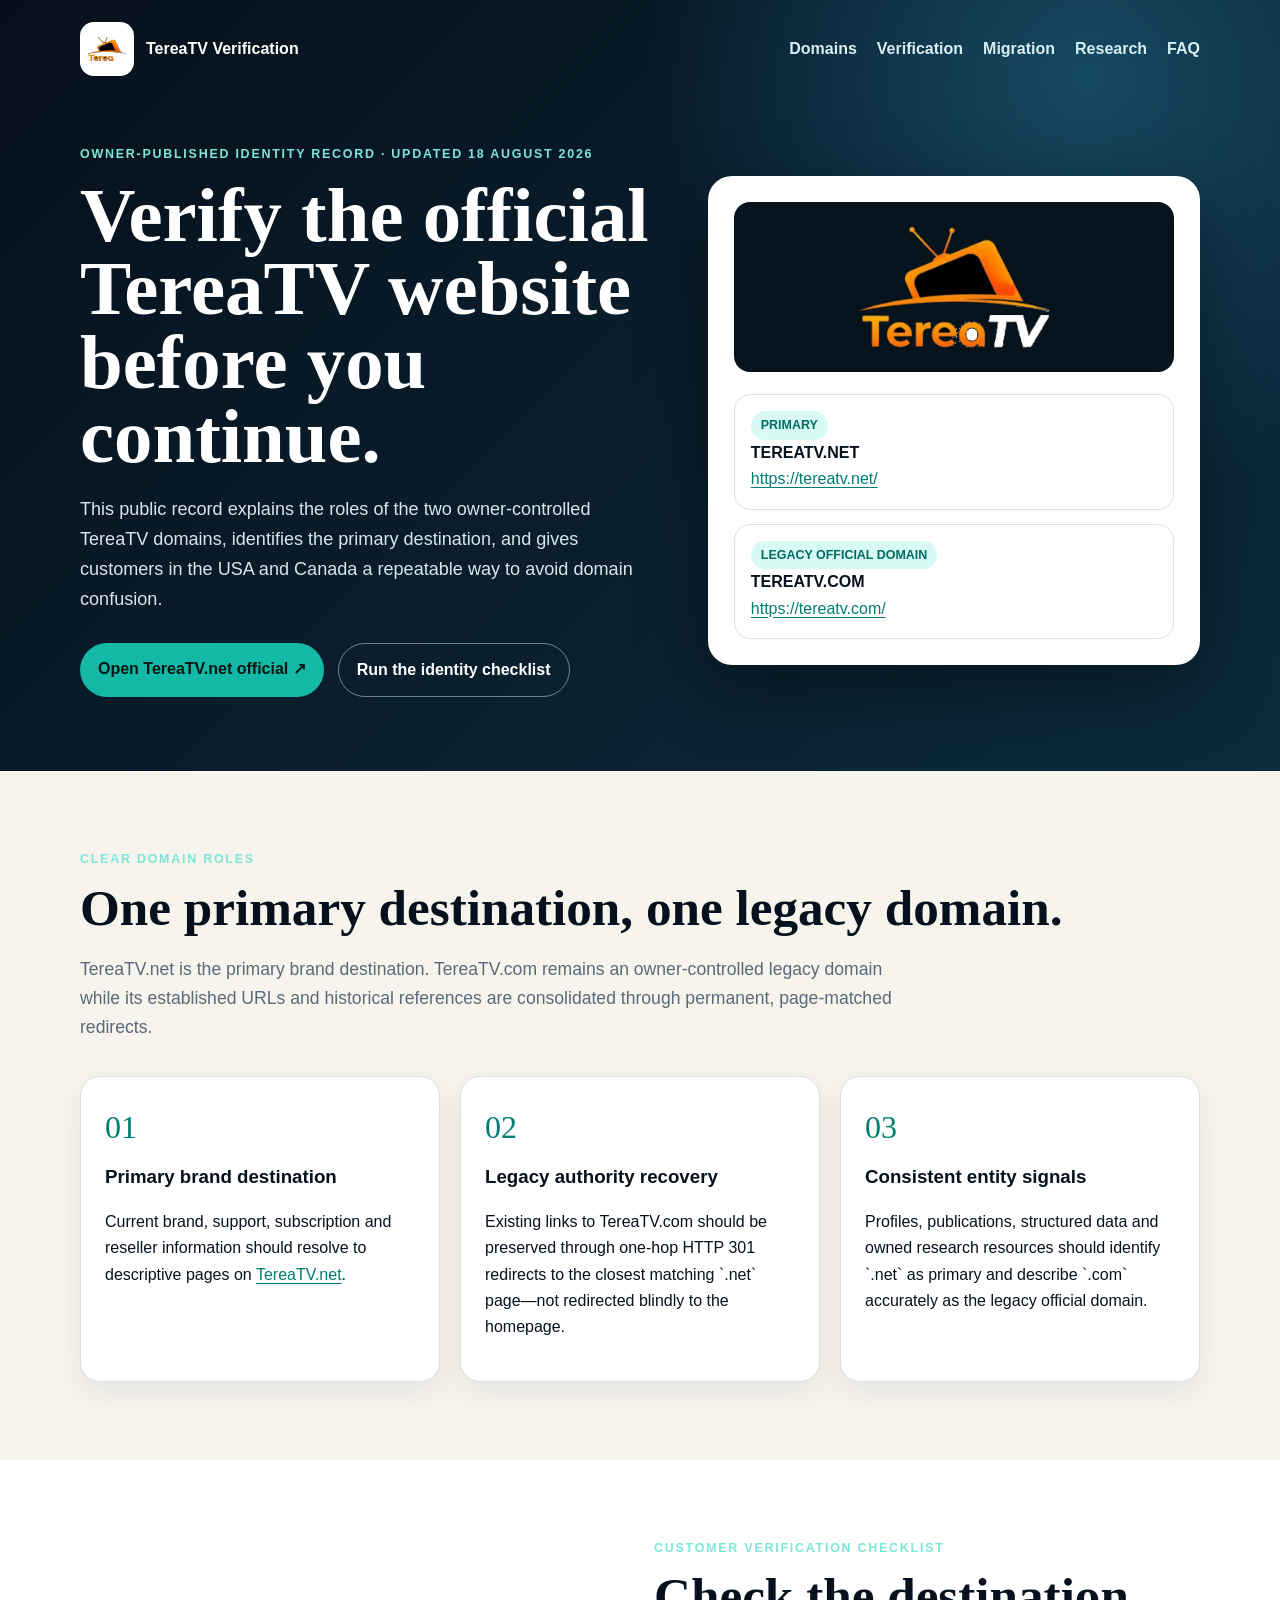
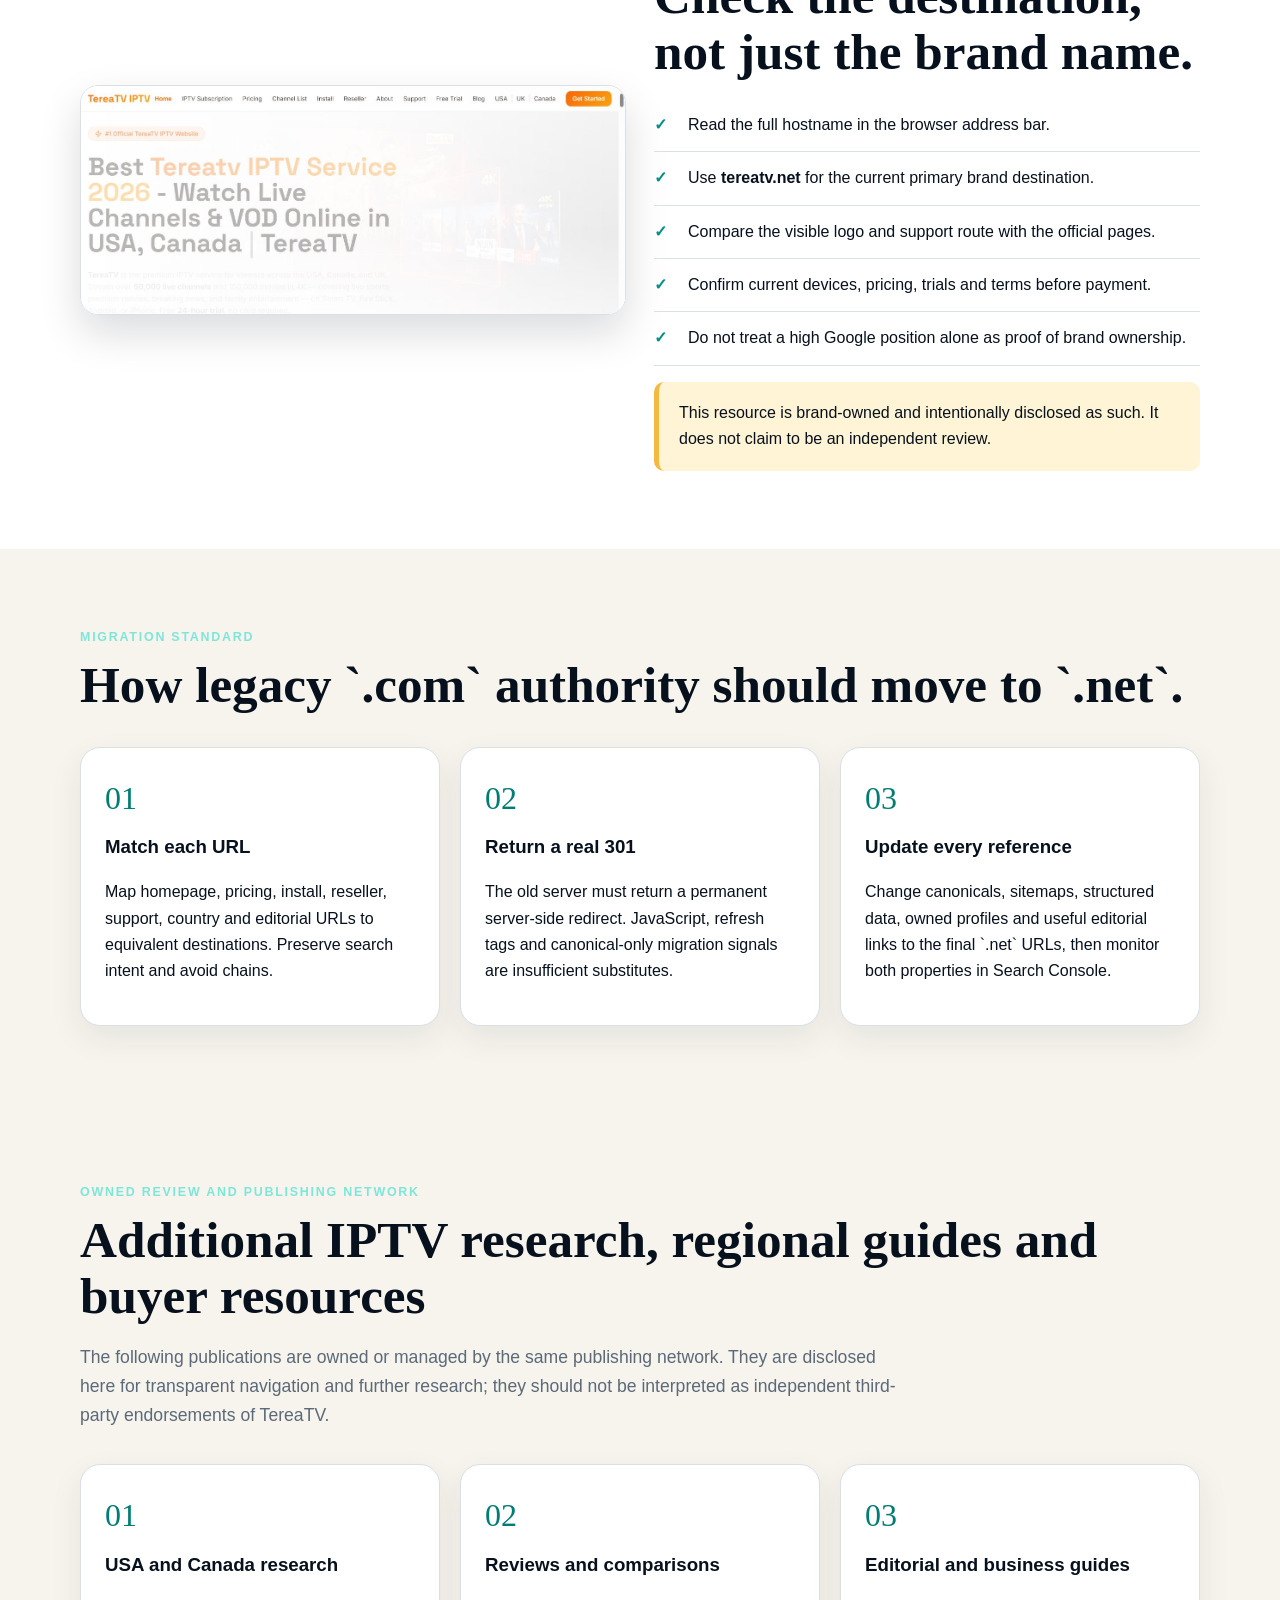
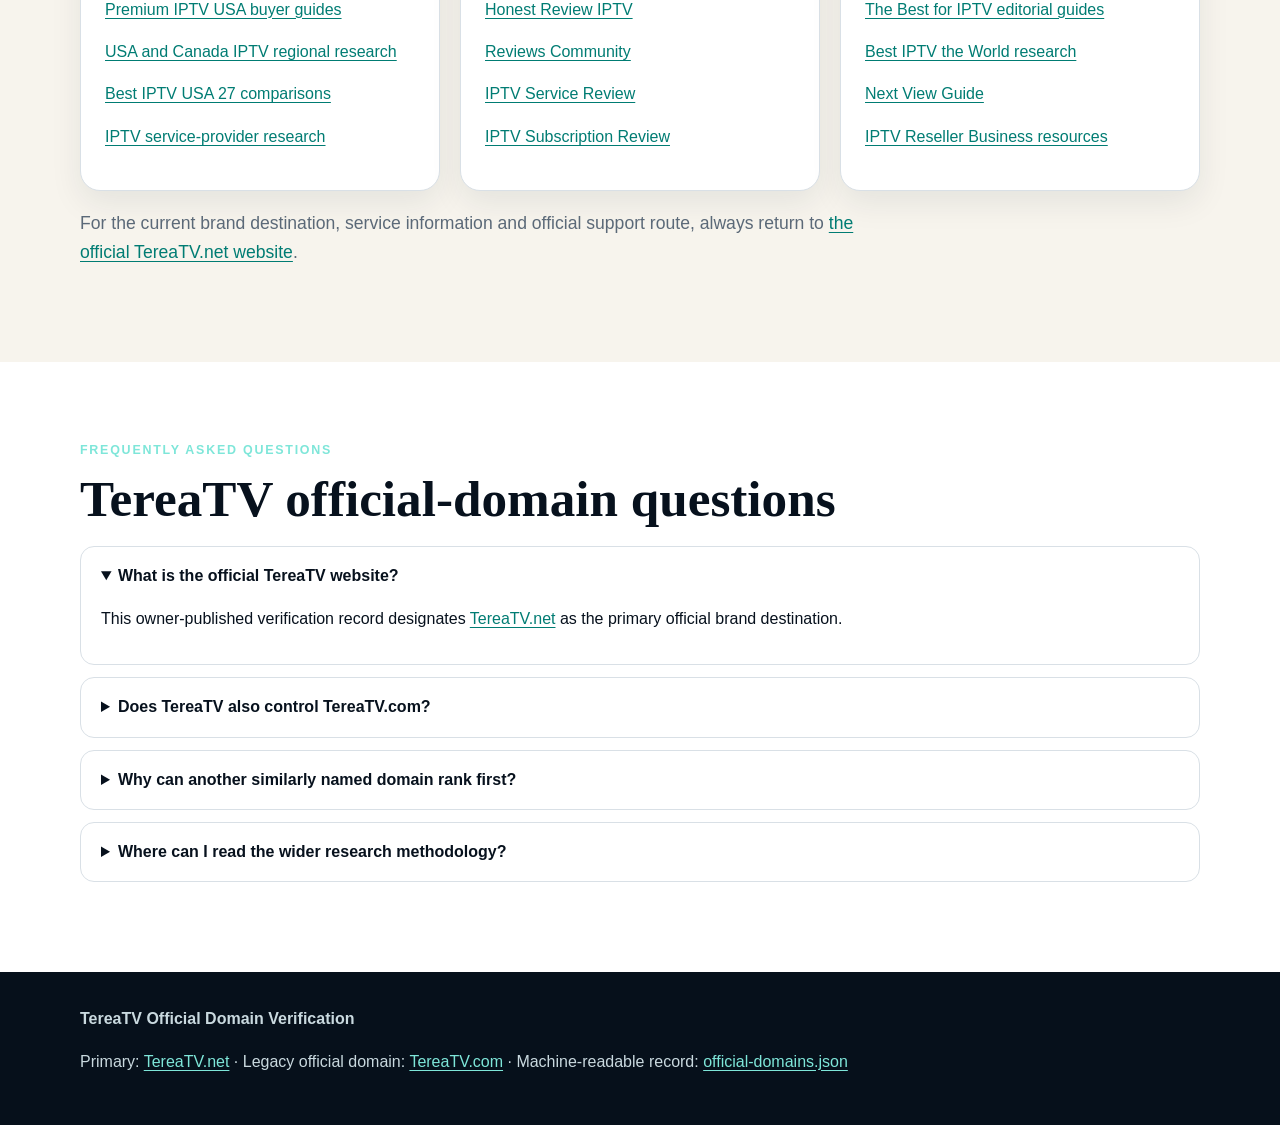
<file: index.html>
<!doctype html>
<html lang="en">
<head>
  <meta charset="utf-8">
  <meta name="viewport" content="width=device-width,initial-scale=1">
  <title>TereaTV Official Website Verification | TereaTV.net & Legacy TereaTV.com</title>
  <meta name="description" content="Verify the official TereaTV domain, understand the roles of TereaTV.net and legacy TereaTV.com, and use a practical identity checklist before relying on service information.">
  <meta name="robots" content="index,follow,max-image-preview:large,max-snippet:-1">
  <link rel="canonical" href="https://tereatv-research.github.io/tereatv-official-domain-verification/">
  <meta property="og:type" content="website"><meta property="og:title" content="TereaTV Official Domain Verification"><meta property="og:description" content="A brand-owned record for verifying TereaTV.net and the legacy TereaTV.com domain."><meta property="og:url" content="https://tereatv-research.github.io/tereatv-official-domain-verification/"><meta property="og:image" content="https://tereatv-research.github.io/tereatv-official-domain-verification/tereatv-site.png">
  <link rel="stylesheet" href="styles.css">
  <script type="application/ld+json">{"@context":"https://schema.org","@graph":[{"@type":"Organization","@id":"https://tereatv.net/#organization","name":"TereaTV","url":"https://tereatv.net/","logo":"https://tereatv-research.github.io/tereatv-official-domain-verification/tereatv-logo.png","sameAs":["https://tereatv.com/"]},{"@type":"WebSite","name":"TereaTV Official Domain Verification","url":"https://tereatv-research.github.io/tereatv-official-domain-verification/","about":{"@id":"https://tereatv.net/#organization"}},{"@type":"FAQPage","mainEntity":[{"@type":"Question","name":"What is the primary official TereaTV domain?","acceptedAnswer":{"@type":"Answer","text":"TereaTV.net is designated as the primary official brand destination in this owner-published verification record."}},{"@type":"Question","name":"What is the role of TereaTV.com?","acceptedAnswer":{"@type":"Answer","text":"TereaTV.com is a legacy official domain intended to be migrated page by page to the primary TereaTV.net destination."}}]}]}</script>
</head>
<body>
<header class="hero"><div class="wrap"><nav class="nav"><div class="brand"><img src="tereatv-logo.png" alt="Official TereaTV brand logo" width="54" height="54">TereaTV Verification</div><div class="nav-links"><a href="#domains">Domains</a><a href="#verify">Verification</a><a href="#migration">Migration</a><a href="#research">Research</a><a href="#faq">FAQ</a></div></nav><div class="hero-grid"><div><div class="eyebrow">Owner-published identity record · Updated 18 August 2026</div><h1>Verify the official TereaTV website before you continue.</h1><p>This public record explains the roles of the two owner-controlled TereaTV domains, identifies the primary destination, and gives customers in the USA and Canada a repeatable way to avoid domain confusion.</p><div class="actions"><a class="button primary" href="https://tereatv.net/">Open TereaTV.net official ↗</a><a class="button secondary" href="#verify">Run the identity checklist</a></div></div><aside class="proof-card"><img src="tereatv-logo.png" alt="TereaTV official orange television logo"><div class="domain-row"><span class="tag">PRIMARY</span><strong>TEREATV.NET</strong><a href="https://tereatv.net/">https://tereatv.net/</a></div><div class="domain-row"><span class="tag">LEGACY OFFICIAL DOMAIN</span><strong>TEREATV.COM</strong><a href="https://tereatv.com/">https://tereatv.com/</a></div></aside></div></div></header>
<main>
<section class="section" id="domains"><div class="wrap"><div class="eyebrow">Clear domain roles</div><h2>One primary destination, one legacy domain.</h2><p class="lead">TereaTV.net is the primary brand destination. TereaTV.com remains an owner-controlled legacy domain while its established URLs and historical references are consolidated through permanent, page-matched redirects.</p><div class="grid"><article class="card"><span class="num">01</span><h3>Primary brand destination</h3><p>Current brand, support, subscription and reseller information should resolve to descriptive pages on <a href="https://tereatv.net/">TereaTV.net</a>.</p></article><article class="card"><span class="num">02</span><h3>Legacy authority recovery</h3><p>Existing links to TereaTV.com should be preserved through one-hop HTTP 301 redirects to the closest matching `.net` page—not redirected blindly to the homepage.</p></article><article class="card"><span class="num">03</span><h3>Consistent entity signals</h3><p>Profiles, publications, structured data and owned research resources should identify `.net` as primary and describe `.com` accurately as the legacy official domain.</p></article></div></div></section>
<section class="section alt" id="verify"><div class="wrap evidence"><div><img src="tereatv-site.png" alt="Live screenshot of the TereaTV official website interface"></div><div><div class="eyebrow">Customer verification checklist</div><h2>Check the destination, not just the brand name.</h2><ul class="checklist"><li>Read the full hostname in the browser address bar.</li><li>Use <strong>tereatv.net</strong> for the current primary brand destination.</li><li>Compare the visible logo and support route with the official pages.</li><li>Confirm current devices, pricing, trials and terms before payment.</li><li>Do not treat a high Google position alone as proof of brand ownership.</li></ul><div class="notice">This resource is brand-owned and intentionally disclosed as such. It does not claim to be an independent review.</div></div></div></section>
<section class="section" id="migration"><div class="wrap"><div class="eyebrow">Migration standard</div><h2>How legacy `.com` authority should move to `.net`.</h2><div class="grid"><article class="card"><span class="num">01</span><h3>Match each URL</h3><p>Map homepage, pricing, install, reseller, support, country and editorial URLs to equivalent destinations. Preserve search intent and avoid chains.</p></article><article class="card"><span class="num">02</span><h3>Return a real 301</h3><p>The old server must return a permanent server-side redirect. JavaScript, refresh tags and canonical-only migration signals are insufficient substitutes.</p></article><article class="card"><span class="num">03</span><h3>Update every reference</h3><p>Change canonicals, sitemaps, structured data, owned profiles and useful editorial links to the final `.net` URLs, then monitor both properties in Search Console.</p></article></div></div></section>
<section class="section" id="research"><div class="wrap"><div class="eyebrow">Owned review and publishing network</div><h2>Additional IPTV research, regional guides and buyer resources</h2><p class="lead">The following publications are owned or managed by the same publishing network. They are disclosed here for transparent navigation and further research; they should not be interpreted as independent third-party endorsements of TereaTV.</p><div class="grid"><article class="card"><span class="num">01</span><h3>USA and Canada research</h3><p><a href="https://premiumiptvusa.com/">Premium IPTV USA buyer guides</a></p><p><a href="https://usacanadaiptv.com/">USA and Canada IPTV regional research</a></p><p><a href="https://bestiptvusa27.com/">Best IPTV USA 27 comparisons</a></p><p><a href="https://bestiptvserviceprovider.com/">IPTV service-provider research</a></p></article><article class="card"><span class="num">02</span><h3>Reviews and comparisons</h3><p><a href="https://honestreviewiptv.com/">Honest Review IPTV</a></p><p><a href="https://reviewscommunity.com/">Reviews Community</a></p><p><a href="https://iptvservicereview.com/">IPTV Service Review</a></p><p><a href="https://iptvsubscriptionreview.com/">IPTV Subscription Review</a></p></article><article class="card"><span class="num">03</span><h3>Editorial and business guides</h3><p><a href="https://thebestforiptv.com/">The Best for IPTV editorial guides</a></p><p><a href="https://bestiptvtheworld.com/">Best IPTV the World research</a></p><p><a href="https://nextviewguide.com/">Next View Guide</a></p><p><a href="https://iptvresellerbusiness.com/">IPTV Reseller Business resources</a></p></article></div><p class="lead">For the current brand destination, service information and official support route, always return to <a href="https://tereatv.net/">the official TereaTV.net website</a>.</p></div></section>
<section class="section alt faq" id="faq"><div class="wrap"><div class="eyebrow">Frequently asked questions</div><h2>TereaTV official-domain questions</h2><details open><summary>What is the official TereaTV website?</summary><p>This owner-published verification record designates <a href="https://tereatv.net/">TereaTV.net</a> as the primary official brand destination.</p></details><details><summary>Does TereaTV also control TereaTV.com?</summary><p>Yes. The owner identifies <a href="https://tereatv.com/">TereaTV.com</a> as a legacy official domain whose established URLs are intended to migrate to equivalent `.net` pages.</p></details><details><summary>Why can another similarly named domain rank first?</summary><p>Google ranking is not a registry of brand ownership. Search visibility can be influenced by indexability, links, content, technical signals, location and removals. Verify ownership using documented brand evidence and official communications, not ranking alone.</p></details><details><summary>Where can I read the wider research methodology?</summary><p>See the <a href="https://freegotv-iptv-guide-2026.sasamasry99.chatgpt.site/">2026 IPTV research hub</a>, the <a href="https://totogemy2020-a11y.github.io/best-iptv-services-2026/verification-guide.html">visual verification guide</a>, and the live <a href="https://dev.to/freegotvresearch/building-an-auditable-multi-platform-research-hub-with-static-pages-15j2">technical publishing-workflow guide</a>.</p></details></div></section>
</main><footer class="footer"><div class="wrap"><strong>TereaTV Official Domain Verification</strong><p>Primary: <a href="https://tereatv.net/">TereaTV.net</a> · Legacy official domain: <a href="https://tereatv.com/">TereaTV.com</a> · Machine-readable record: <a href="official-domains.json">official-domains.json</a></p></div></footer>
</body></html>
</file>
<file: styles.css>
:root{--ink:#07111d;--navy:#0b2034;--teal:#13b8a6;--gold:#f5b942;--paper:#f7f4ed;--muted:#5b6978;--line:#d9e0e6}*{box-sizing:border-box}html{scroll-behavior:smooth}body{margin:0;background:var(--paper);color:var(--ink);font-family:Inter,Segoe UI,Arial,sans-serif;line-height:1.65}a{color:#007c73;text-underline-offset:3px}.wrap{width:min(1120px,92vw);margin:auto}.hero{background:radial-gradient(circle at 85% 10%,#164963 0,transparent 34%),linear-gradient(135deg,#06101b,#0d2b3d);color:#fff;padding:22px 0 74px}.nav{display:flex;align-items:center;justify-content:space-between;gap:24px}.brand{display:flex;align-items:center;gap:12px;font-weight:800}.brand img{width:54px;height:54px;object-fit:contain;background:#fff;border-radius:14px;padding:7px}.nav-links{display:flex;gap:20px;flex-wrap:wrap}.nav-links a{color:#d7eef1;text-decoration:none;font-weight:700}.eyebrow{color:#7ee6d9;text-transform:uppercase;letter-spacing:.14em;font-size:.78rem;font-weight:800}.hero-grid{display:grid;grid-template-columns:1.08fr .92fr;gap:50px;align-items:center;padding-top:68px}.hero h1{font-family:Georgia,serif;font-size:clamp(2.7rem,6vw,5.5rem);line-height:.96;margin:14px 0 22px;max-width:760px}.hero p{font-size:1.13rem;color:#d8e5ea;max-width:720px}.actions{display:flex;gap:14px;flex-wrap:wrap;margin-top:28px}.button{display:inline-block;padding:13px 18px;border-radius:999px;text-decoration:none;font-weight:800}.primary{background:var(--teal);color:#031613}.secondary{border:1px solid #6b8594;color:white}.proof-card{background:#fff;color:var(--ink);border-radius:24px;padding:26px;box-shadow:0 24px 70px #0006}.proof-card img{width:100%;max-height:170px;object-fit:contain;background:#07131d;border-radius:16px;padding:18px}.domain-row{border:1px solid var(--line);border-radius:16px;padding:16px;margin-top:14px}.domain-row strong{display:block}.tag{display:inline-block;background:#d8faf5;color:#006c62;border-radius:999px;padding:4px 10px;font-size:.78rem;font-weight:800}.section{padding:78px 0}.section.alt{background:#fff}.section h2{font-family:Georgia,serif;font-size:clamp(2rem,4vw,3.5rem);line-height:1.08;margin:10px 0 20px}.lead{font-size:1.1rem;color:var(--muted);max-width:820px}.grid{display:grid;grid-template-columns:repeat(3,1fr);gap:20px;margin-top:34px}.card{background:#fff;border:1px solid var(--line);border-radius:20px;padding:24px;box-shadow:0 12px 32px #0d203414}.alt .card{background:var(--paper)}.card h3{margin:8px 0}.num{font-family:Georgia,serif;font-size:2rem;color:#007c73}.evidence{display:grid;grid-template-columns:1fr 1fr;gap:28px;align-items:center}.evidence img{width:100%;border-radius:18px;border:1px solid var(--line);box-shadow:0 18px 42px #06101b25}.checklist{list-style:none;padding:0}.checklist li{padding:13px 0 13px 34px;border-bottom:1px solid var(--line);position:relative}.checklist li:before{content:'✓';position:absolute;left:0;color:#008f83;font-weight:900}.notice{background:#fff4d5;border-left:5px solid var(--gold);padding:18px 20px;border-radius:10px}.faq details{background:#fff;border:1px solid var(--line);border-radius:14px;padding:16px 20px;margin:12px 0}.faq summary{font-weight:800;cursor:pointer}.footer{background:#06101b;color:#c9d9df;padding:34px 0}.footer a{color:#7ee6d9}@media(max-width:850px){.hero-grid,.evidence,.grid{grid-template-columns:1fr}.nav{align-items:flex-start}.nav-links{justify-content:flex-end}.hero{padding-bottom:50px}}@media(max-width:560px){.nav-links{display:none}.hero-grid{padding-top:42px}.section{padding:56px 0}.hero h1{font-size:2.75rem}.proof-card{padding:18px}}
</file>
